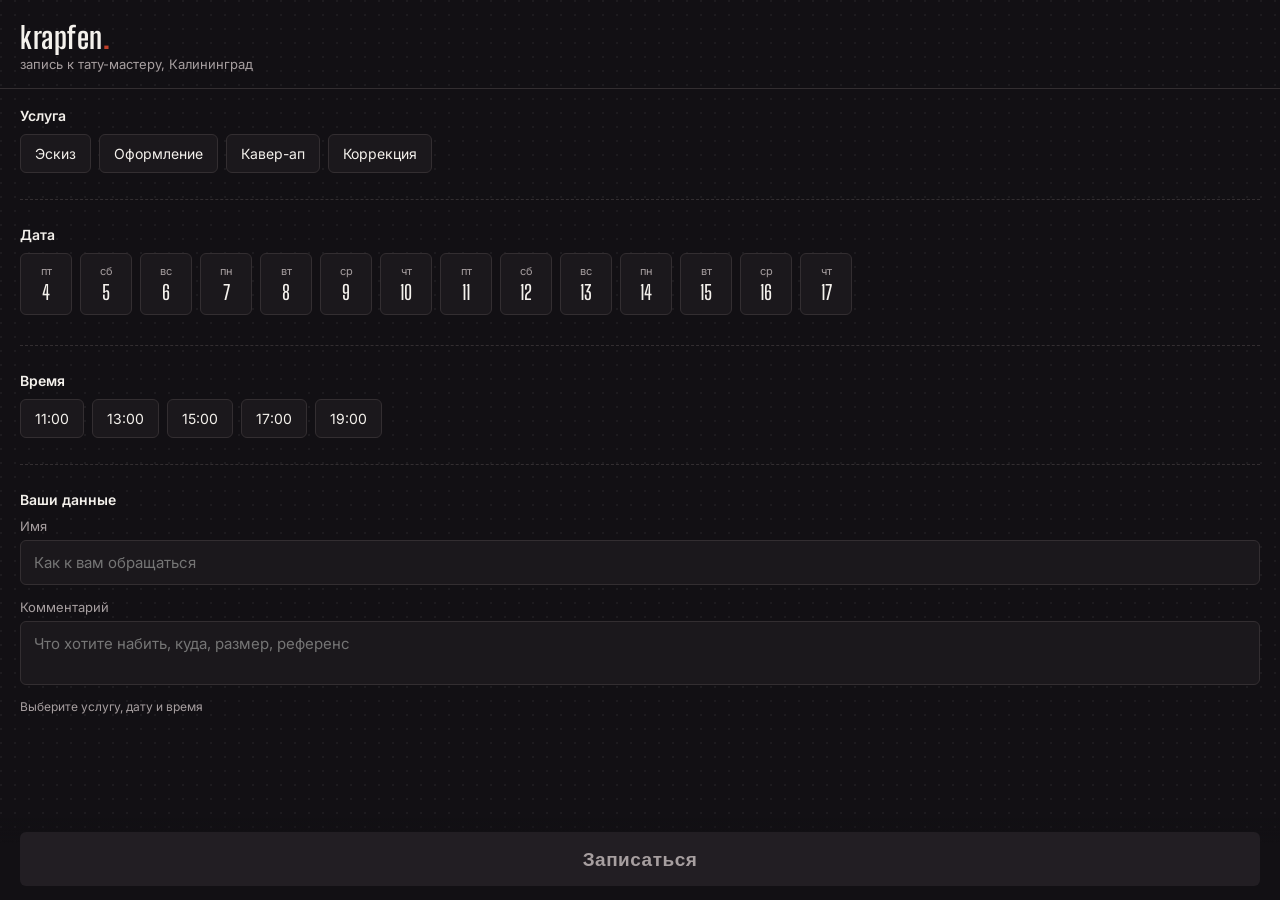
<file: index (5).html>
<!doctype html>
<html lang="ru">
<head>
<meta charset="utf-8" />
<meta name="viewport" content="width=device-width, initial-scale=1, viewport-fit=cover" />
<title>krapfen — запись</title>
<script src="https://telegram.org/js/telegram-web-app.js"></script>
<link rel="preconnect" href="https://fonts.googleapis.com">
<link rel="preconnect" href="https://fonts.gstatic.com" crossorigin>
<link href="https://fonts.googleapis.com/css2?family=Big+Shoulders+Display:wght@600;700&family=Inter:wght@400;500;600&display=swap" rel="stylesheet">
<style>
  :root{
    --bg:#121014;
    --surface:#1b181c;
    --surface-2:#221e23;
    --ink:#f4f1ec;
    --ink-dim:#a79fa0;
    --accent:#c1402b;
    --line:#332e31;
    --radius:6px;
    box-sizing:border-box;
    padding-top:env(safe-area-inset-top,0px);
    padding-bottom:env(safe-area-inset-bottom,0px);
  }
  *{box-sizing:inherit;}
  html,body{height:100%;}
  body{
    margin:0;
    background:
      radial-gradient(circle at 1px 1px, rgba(244,241,236,0.05) 1px, transparent 0) 0 0/14px 14px,
      var(--bg);
    color:var(--ink);
    font-family:'Inter',sans-serif;
    -webkit-font-smoothing:antialiased;
    display:flex;
    flex-direction:column;
    min-height:100%;
  }
  header{
    padding:22px 20px 16px;
    border-bottom:1px solid var(--line);
  }
  .wordmark{
    font-family:'Big Shoulders Display', sans-serif;
    font-weight:700;
    font-size:30px;
    letter-spacing:0.5px;
    line-height:1;
  }
  .wordmark span{color:var(--accent);}
  .sub{
    margin-top:4px;
    font-size:13px;
    color:var(--ink-dim);
  }
  main{
    flex:1;
    padding:18px 20px 130px;
  }
  section{
    margin-bottom:26px;
  }
  .label{
    font-size:14px;
    font-weight:600;
    margin-bottom:10px;
    color:var(--ink);
  }
  .row{
    display:flex;
    gap:8px;
    flex-wrap:wrap;
  }
  .row.scroll{
    flex-wrap:nowrap;
    overflow-x:auto;
    padding-bottom:4px;
    margin:0 -20px;
    padding-left:20px;
    padding-right:20px;
  }
  .row.scroll::-webkit-scrollbar{display:none;}
  .chip{
    position:relative;
    flex:0 0 auto;
    padding:10px 14px;
    background:var(--surface);
    border:1px solid var(--line);
    border-radius:var(--radius);
    font-size:14px;
    color:var(--ink);
    cursor:pointer;
    user-select:none;
    transition:border-color .15s, background .15s;
  }
  .chip .tick{
    position:absolute;
    width:5px;height:5px;
    border:1px solid var(--line);
    border-radius:1px;
    opacity:0;
    transition:opacity .15s, border-color .15s;
  }
  .chip .tick.tl{top:-1px;left:-1px;border-right:none;border-bottom:none;}
  .chip .tick.br{bottom:-1px;right:-1px;border-left:none;border-top:none;}
  .chip.date{
    display:flex;
    flex-direction:column;
    align-items:center;
    min-width:52px;
    padding:10px 8px;
  }
  .chip.date .dow{font-size:11px;color:var(--ink-dim);text-transform:lowercase;}
  .chip.date .num{font-family:'Big Shoulders Display',sans-serif;font-size:20px;font-weight:600;margin-top:2px;}
  .chip.selected{
    border-color:var(--accent);
    background:rgba(193,64,43,0.12);
  }
  .chip.selected .tick{opacity:1;border-color:var(--accent);}
  .field{
    display:flex;
    flex-direction:column;
    gap:6px;
    margin-bottom:14px;
  }
  .field label{font-size:13px;color:var(--ink-dim);}
  .field input, .field textarea{
    background:var(--surface);
    border:1px solid var(--line);
    border-radius:var(--radius);
    color:var(--ink);
    font-family:inherit;
    font-size:15px;
    padding:12px 13px;
    outline:none;
  }
  .field input:focus, .field textarea:focus{border-color:var(--accent);}
  .field textarea{resize:none;min-height:64px;}
  .hint{
    font-size:12px;
    color:var(--ink-dim);
    margin-top:8px;
  }
  .hint.warn{color:var(--accent);}
  footer{
    position:fixed;
    left:0;right:0;bottom:0;
    padding:14px 20px calc(14px + env(safe-area-inset-bottom,0px));
    background:linear-gradient(180deg, rgba(18,16,20,0) 0%, var(--bg) 30%);
  }
  .submit{
    width:100%;
    padding:15px;
    background:var(--accent);
    color:#f4f1ec;
    border:none;
    border-radius:var(--radius);
    font-family:'Big Shoulders Display',sans-serif;
    font-weight:700;
    font-size:19px;
    letter-spacing:0.5px;
    cursor:pointer;
  }
  .submit:disabled{
    background:var(--surface-2);
    color:var(--ink-dim);
  }
  .divider{
    border:none;
    border-top:1px dashed var(--line);
    margin:0 0 26px;
  }
</style>
</head>
<body>

<header>
  <div class="wordmark">krapfen<span>.</span></div>
  <div class="sub">запись к тату-мастеру, Калининград</div>
</header>

<main>
  <section>
    <div class="label">Услуга</div>
    <div class="row" id="services"></div>
  </section>

  <hr class="divider" />

  <section>
    <div class="label">Дата</div>
    <div class="row scroll" id="dates"></div>
  </section>

  <hr class="divider" />

  <section>
    <div class="label">Время</div>
    <div class="row" id="times"></div>
  </section>

  <hr class="divider" />

  <section>
    <div class="label">Ваши данные</div>
    <div class="field">
      <label for="name">Имя</label>
      <input id="name" type="text" placeholder="Как к вам обращаться" />
    </div>
    <div class="field">
      <label for="comment">Комментарий</label>
      <textarea id="comment" placeholder="Что хотите набить, куда, размер, референс"></textarea>
    </div>
    <div class="hint" id="hint">Выберите услугу, дату и время</div>
  </section>
</main>

<footer>
  <button class="submit" id="submit" disabled>Записаться</button>
</footer>

<script>
  const tg = window.Telegram && window.Telegram.WebApp ? window.Telegram.WebApp : null;
  if (tg) { tg.ready(); tg.expand(); }

  const state = { service: null, date: null, time: null };

  const SERVICES = ["Эскиз", "Оформление", "Кавер-ап", "Коррекция"];
  const TIMES = ["11:00", "13:00", "15:00", "17:00", "19:00"];
  const DOW = ["вс","пн","вт","ср","чт","пт","сб"];

  function makeChip(text, group, value, opts) {
    opts = opts || {};
    const el = document.createElement('div');
    el.className = 'chip' + (opts.extraClass ? ' ' + opts.extraClass : '');
    el.innerHTML = '<span class="tick tl"></span><span class="tick br"></span>' + (opts.html || text);
    el.addEventListener('click', () => {
      document.querySelectorAll('#' + group + ' .chip').forEach(c => c.classList.remove('selected'));
      el.classList.add('selected');
      state[group.slice(0, -1)] = value;
      updateSubmit();
    });
    return el;
  }

  const servicesEl = document.getElementById('services');
  SERVICES.forEach(s => servicesEl.appendChild(makeChip(s, 'services', s)));

  const datesEl = document.getElementById('dates');
  const dateObjs = [];
  const today = new Date();
  for (let i = 0; i < 14; i++) {
    const d = new Date(today);
    d.setDate(today.getDate() + i);
    dateObjs.push(d);
    const label = d.getDate();
    const dow = DOW[d.getDay()];
    const iso = d.toISOString().slice(0, 10);
    const html = '<span class="dow">' + dow + '</span><span class="num">' + label + '</span>';
    datesEl.appendChild(makeChip(null, 'dates', iso, { html, extraClass: 'date' }));
  }

  const timesEl = document.getElementById('times');
  TIMES.forEach(t => timesEl.appendChild(makeChip(t, 'times', t)));

  const nameInput = document.getElementById('name');
  const commentInput = document.getElementById('comment');
  const hint = document.getElementById('hint');
  const submitBtn = document.getElementById('submit');

  if (tg && tg.initDataUnsafe && tg.initDataUnsafe.user && tg.initDataUnsafe.user.first_name) {
    nameInput.value = tg.initDataUnsafe.user.first_name;
  }

  function updateSubmit() {
    const ready = state.service && state.date && state.time;
    submitBtn.disabled = !ready;
    hint.textContent = ready
      ? 'Всё готово — можно отправлять заявку'
      : 'Выберите услугу, дату и время';
  }

  submitBtn.addEventListener('click', () => {
    if (submitBtn.disabled) return;
    const payload = {
      action: 'booking_request',
      service: state.service,
      date: state.date,
      time: state.time,
      name: nameInput.value.trim() || undefined,
      comment: commentInput.value.trim() || undefined,
    };
    if (tg) {
      tg.sendData(JSON.stringify(payload));
      tg.close();
    } else {
      hint.textContent = 'Открыто вне Telegram — данные: ' + JSON.stringify(payload);
    }
  });
</script>
</body>
</html>
</file>
